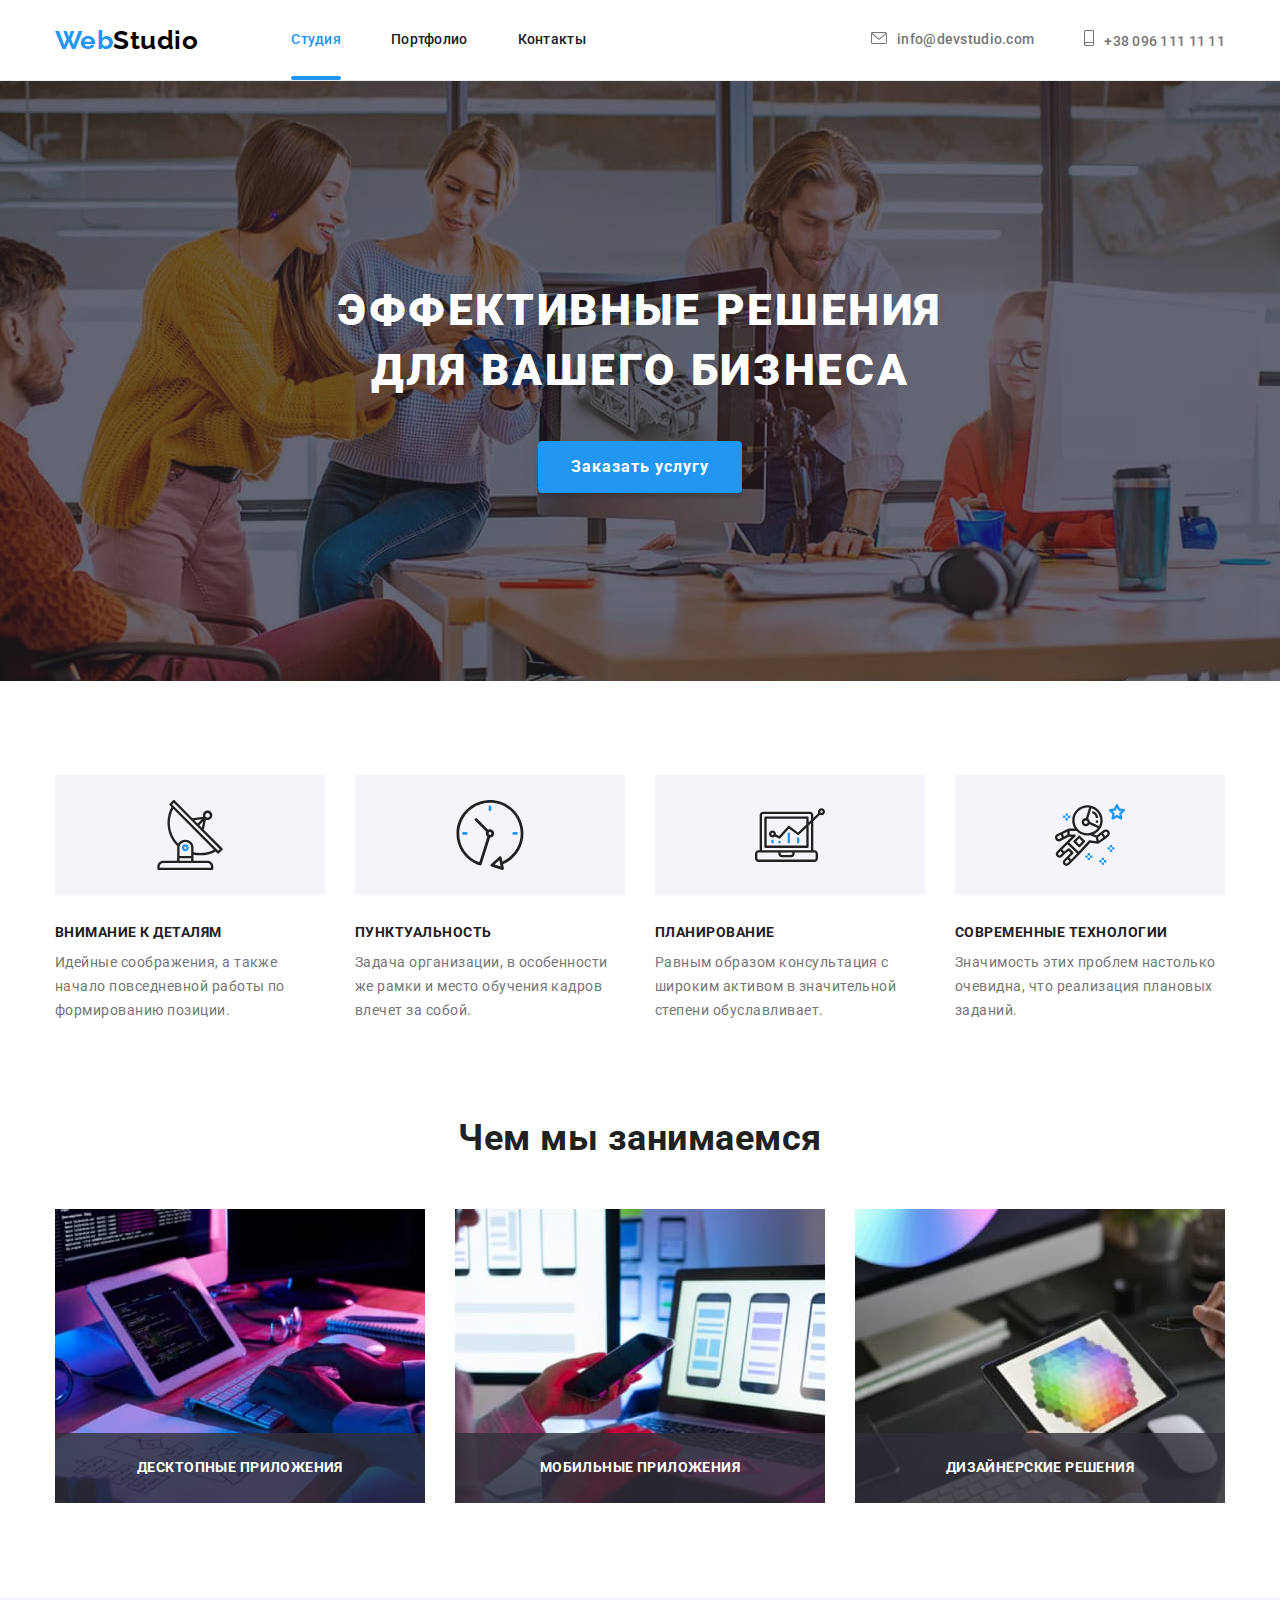
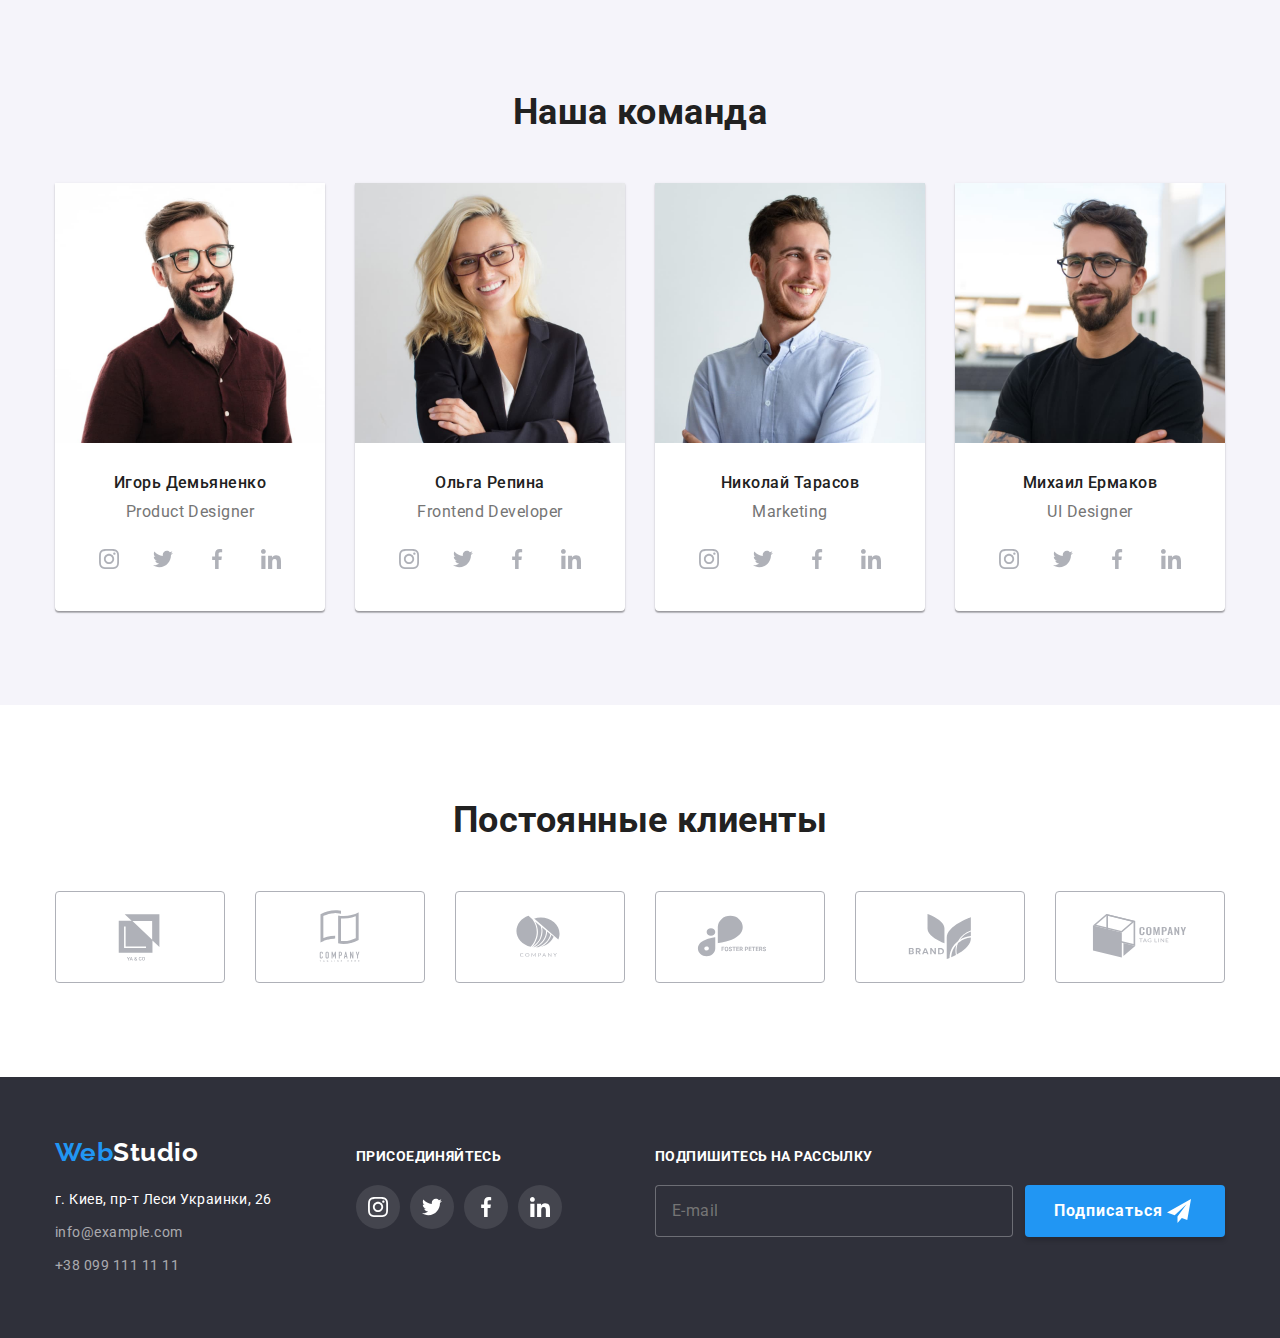
<file: index.html>
<!DOCTYPE html>
<html lang="ru">
<head>
    <meta charset="UTF-8">
    <meta http-equiv="X-UA-Compatible" content="IE=edge">
    <meta name="viewport" content="width=device-width, initial-scale=1.0">
    <title>Document</title>
    <link rel="preconnect" href="https://fonts.googleapis.com">
    <link rel="preconnect" href="https://fonts.gstatic.com" crossorigin>
    <link href="https://fonts.googleapis.com/css2?family=Raleway:wght@700&family=Roboto:wght@400;500;700;900&display=swap"
        rel="stylesheet">
    <link rel="stylesheet" href="https://cdnjs.cloudflare.com/ajax/libs/modern-normalize/1.1.0/modern-normalize.min.css
        ">
    <link rel="stylesheet" href="https://cdnjs.cloudflare.com/ajax/libs/animate.css/4.1.1/animate.min.css" />
    <link rel="stylesheet" href="./css/main.min.css">
    
</head>
<body>
    <!---Шапка сайта-->
    <header class="page-header">
        <div class="container header-nav">
        <nav class="main-nav">
            <a href="./index.html" class="logo page-header__logo"> <span class="logo__accent">Web</span>Studio </a>
            <ul class="main-nav__list">
                <li class="main-nav__item"> <a class="main-nav__link main-nav__link--current" href="">Студия</a> </li>
                <li class="main-nav__item"> <a class="main-nav__link" href="./portfolio.html">Портфолио</a> </li>
                <li class="main-nav__item"> <a class="main-nav__link" href="">Контакты</a> </li>
            </ul>
        </nav>
        <ul class="contact-nav__list">
            <li class="contact-nav__item"> <a class="contact-nav__link" href="mailto:info@devstudio.com">
                <svg class="contact-nav__icon" width="16" height="12">
                    <use href="./images/icons.svg#icon-envelope"></use>
                </svg>info@devstudio.com</a> </li>
            <li class="contact-nav__item"> <a class="contact-nav__link" href="tel:+380961111111">
                <svg class="contact-nav__icon" width="10" height="16">
                    <use href="./images/icons.svg#icon-vector"></use>
                </svg>+38 096 111 11 11</a> </li>
        </ul>
        </div>
    </header> 
    <main>
    <!--Герой-->
    <section class="hero">
        <h1 class="hero-title animate__animated animate__swing"> Эффективные решения для вашего бизнеса </h1>
        <button data-modal-open class="button-primary" type="button" aria-label="Заказать услугу">Заказать услугу</button>
    </section>
    <!--Особенности-->
    <section class="section">
        <div class="container">
            <h2 class="features-title title visually-hidden">Особенности</h2>
            <ul class="features-list">
                <li class="features-list__item">
                    <div class="features-list__wrapper">
                        <svg class="features-list__icon icon" width="70" height="70">
                            <use href="./images/icons.svg#icon-antenna"></use>
                        </svg>
                    </div>
                    <h3 class="features-list__title">Внимание к деталям</h3>
                    <p class="features-list__text"> Идейные соображения, а также начало повседневной работы по формированию позиции.</p>
                </li>
                <li class="features-list__item">
                    <div class="features-list__wrapper">
                        <svg class="features-list__icon icon" width="70" height="70">
                            <use href="./images/icons.svg#icon-clock"></use>
                        </svg>
                    </div>
                    <h3 class="features-list__title">Пунктуальность</h3>
                    <p class="features-list__text">Задача организации, в особенности же рамки и место обучения кадров влечет за собой.</p>
                </li>
                <li class="features-list__item"> 
                    <div class="features-list__wrapper">
                        <svg class="features-list__icon icon" width="70" height="70">
                            <use href="./images/icons.svg#icon-diagram"></use>
                        </svg>
                    </div>
                    <h3 class="features-list__title">Планирование</h3>
                    <p class="features-list__text">Равным образом консультация с широким активом в значительной степени обуславливает.</p>
                </li>
                <li class="features-list__item">
                    <div class="features-list__wrapper">
                        <svg class="features-list__icon icon" width="70" height="70">
                            <use href="./images/icons.svg#icon-astronaut"></use>
                        </svg>
                    </div>
                    <h3 class="features-list__title">Современные технологии</h3>
                    <p class="features-list__text">Значимость этих проблем настолько очевидна, что реализация плановых заданий.</p>
                </li>
            </ul>
        </div>
    </section>
    <!---Чем занимаемся-->
    <section class="section no-padding">
        <div class="container">
            <h2 class="work-title title">Чем мы занимаемся</h2>
            <ul class="work-list">
                <li class="work-list__item"> 
                    <img src="./images/img1.jpg" alt="айпад" width="370" height="294">
                    <p class="work-list__text">Десктопные приложения</p>
                </li>
                <li class="work-list__item"> 
                    <img src="./images/img2.jpg" alt="смартфон" width="370" height="294">
                    <p class="work-list__text">Мобильные приложения</p>
                </li>
                <li class="work-list__item"> 
                    <img src="./images/img3.jpg" alt="планшет" width="370" height="294">
                    <p class="work-list__text">Дизайнерские решения</p>
                </li>
            </ul>
        </div>
    </section>
    <!--Команда-->
    <section class="section-team section">
        <div class="container">
            <h2 class="team-title title">Наша команда</h2>
            <ul class="team-list">
                <li class="team-list__item">
                    <img src="./images/photo1.jpg" alt="фото игоря демьяненко" width="270" height="260">
                    <div class="team-list__content">
                        <h3 class="team-list__title">Игорь Демьяненко</h3>
                        <p class="team-list__text"> <span lang="en">Product Designer</span></p>
                    </div>
                    <div>
                        <ul class="social-links">
                            <li class="social-links__item">
                                <a href="" class="social-links__link">
                                <svg class="social-links__icon icon" width="20" height="20">
                                    <use href="./images/icons.svg#icon-instagram"></use>
                                </svg>
                            </a></li>
                            <li class="social-links__item">
                                <a href="" class="social-links__link">
                                <svg class="social-links__icon icon" width="20" height="20">
                                    <use href="./images/icons.svg#icon-twitter"></use>
                                </svg>
                            </a></li>
                            <li class="social-links__item">
                                <a href="" class="social-links__link">
                                <svg class="social-links__icon icon" width="20" height="20">
                                <use href="./images/icons.svg#icon-facebook"></use>
                                </svg>
                            </a></li>
                            <li class="social-links__item">
                                <a href="" class="social-links__link">
                                <svg class="social-links__icon icon" width="20" height="20">
                                    <use href="./images/icons.svg#icon-linkedin"></use>
                                </svg>
                            </a></li>
                        
                        </ul>
                    </div>
                    
                </li>
                <li class="team-list__item">
                    <img src="./images/photo2.jpg" alt="фото ольги репиной" width="270" height="260">
                    <div class="team-list__content">
                        <h3 class="team-list__title">Ольга Репина</h3>
                        <p class="team-list__text"> <span lang="en">Frontend Developer</span></p>
                    </div>
                    <div>
                        <ul class="social-links">
                            <li class="social-links__item">
                                    <a href="" class="social-links__link">
                                    <svg class="social-links__icon icon" width="20" height="20">
                                        <use href="./images/icons.svg#icon-instagram"></use>
                                    </svg>
                                    </a></li>
                            <li class="social-links__item">
                                    <a href="" class="social-links__link">
                                    <svg class="social-links__icon icon" width="20" height="20">
                                        <use href="./images/icons.svg#icon-twitter"></use>
                                    </svg>
                                    </a></li>
                            <li class="social-links__item">
                                    <a href="" class="social-links__link">
                                    <svg class="social-links__icon icon" width="20" height="20">
                                        <use href="./images/icons.svg#icon-facebook"></use>
                                    </svg>
                                    </a></li>
                            <li class="social-links__item">
                                    <a href="" class="social-links__link">
                                    <svg class="social-links__icon icon" width="20" height="20">
                                        <use href="./images/icons.svg#icon-linkedin"></use>
                                    </svg>
                                </a></li>
                    
                        </ul>
                    </div>
                </li>
                <li class="team-list__item">
                    <img src="./images/photo3.jpg" alt="фото николая тарасова" width="270" height="260">
                    <div class="team-list__content">
                        <h3 class="team-list__title">Николай Тарасов</h3>
                        <p class="team-list__text"> <span lang="en">Marketing</span></p>
                    </div>
                    <div>
                        <ul class="social-links">
                            <li class="social-links__item">
                                    <a href="" class="social-links__link">
                                    <svg class="social-links__icon icon" width="20" height="20">
                                        <use href="./images/icons.svg#icon-instagram"></use>
                                    </svg>
                                </a></li>
                            <li class="social-links__item">
                                    <a href="" class="social-links__link">
                                    <svg class="social-links__icon icon" width="20" height="20">
                                        <use href="./images/icons.svg#icon-twitter"></use>
                                    </svg>
                                </a></li>
                            <li class="social-links__item">
                                    <a href="" class="social-links__link">
                                    <svg class="social-links__icon icon" width="20" height="20">
                                        <use href="./images/icons.svg#icon-facebook"></use>
                                    </svg>
                                </a></li>
                            <li class="social-links__item">
                                    <a href="" class="social-links__link">
                                    <svg class="social-links__icon icon" width="20" height="20">
                                        <use href="./images/icons.svg#icon-linkedin"></use>
                                    </svg>
                                </a></li>
                    
                        </ul>
                    </div>
                </li>
                <li class="team-list__item">
                    <img src="./images/photo4.jpg" alt="фото михаила ермакова" width="270" height="260">
                    <div class="team-list__content">
                        <h3 class="team-list__title">Михаил Ермаков</h3>
                        <p class="team-list__text"> <span lang="en">UI Designer</span></p>
                    </div>
                    <div>
                        <ul class="social-links">
                            <li class="social-links__item">
                                    <a href="" class="social-links__link">
                                    <svg class="social-links__icon icon" width="20" height="20">
                                        <use href="./images/icons.svg#icon-instagram"></use>
                                    </svg>
                                </a></li>
                            <li class="social-links__item">
                                    <a href="" class="social-links__link">
                                    <svg class="social-links__icon icon" width="20" height="20">
                                        <use href="./images/icons.svg#icon-twitter"></use>
                                    </svg>
                                </a></li>
                            <li class="social-links__item">
                                    <a href="" class="social-links__link">
                                    <svg class="social-links__icon icon" width="20" height="20">
                                        <use href="./images/icons.svg#icon-facebook"></use>
                                    </svg>
                                </a></li>
                            <li class="social-links__item">
                                    <a href="" class="social-links__link">
                                    <svg class="social-links__icon icon" width="20" height="20">
                                        <use href="./images/icons.svg#icon-linkedin"></use>
                                    </svg>
                                </a></li>
                    
                        </ul>
                    </div>
                </li>
            </ul>
        </div>
    </section>
    <section class="section">
        <div class="container">
            <h2 class="clients-title title">Постоянные клиенты</h2>
            <ul class="clients-list">
                <li class="clients-list__item"> 
                    <a href="" class="clients-list__link">
                        <svg class="clients-list__icon icon" width="106" height="60">
                            <use href="./images/icons.svg#icon-client1"></use>
                        </svg>
                    </a>
                </li>
                <li class="clients-list__item">
                    <a href="" class="clients-list__link">
                        <svg class="clients-list__icon icon" width="106" height="60">
                            <use href="./images/icons.svg#icon-client2"></use>
                        </svg>
                    </a> </li>
                <li class="clients-list__item"> 
                    <a href="" class="clients-list__link">
                        <svg class="icon" width="106" height="60">
                            <use href="./images/icons.svg#icon-client3"></use>
                        </svg>
                    </a>
                </li>
                <li class="clients-list__item">
                    <a href="" class="clients-list__link">
                        <svg class="clients-list__icon icon" width="106" height="60">
                            <use href="./images/icons.svg#icon-client4"></use>
                        </svg>
                    </a> </li>
                <li class="clients-list__item"> 
                    <a href="" class="clients-list__link">
                        <svg class="clients-list__icon icon" width="106" height="60">
                            <use href="./images/icons.svg#icon-client5"></use>
                        </svg>
                    </a>
                </li>
                <li class="clients-list__item">
                    <a href="" class="clients-list__link">
                        <svg class="clients-list__icon icon" width="106" height="60">
                            <use href="./images/icons.svg#icon-client6"></use>
                        </svg>
                    </a> </li>
            </ul>
        </div>
    </section>
    </main>
    <!--Футер-->
    <footer class="page-footer">
        <div class="container">
            <div class="footer-inner">
                <div class="address-box">
                    <a href="./index.html" class="logo page-footer__logo"> <span class="logo__accent">Web</span>Studio </a>
                    <address class="address-box">
                    <p class="address-box__text">г. Киев, пр-т Леси Украинки, 26</p>
                    <a class="address-box__link" href="mailto:info@example.com"> info@example.com </a>
                    <a class="address-box__link" href="tel:+380991111111">+38 099 111 11 11</a>
                    </address>
                </div>
                <div class="social-links__box">
                    <h2 class="social-links__title">присоединяйтесь</h2>
                    <ul class="social-links-footer">
                    <li class="social-links-footer__item">
                            <a href="" class="social-links-footer__link">
                            <svg class="social-links-footer__icon icon" width="20" height="20">
                                <use href="./images/icons.svg#icon-instagram"></use>
                            </svg>
                        </a></li>
                    <li class="social-links-footer__item">
                            <a href="" class="social-links-footer__link">
                            <svg class="social-links-footer__icon icon" width="20" height="20">
                                <use href="./images/icons.svg#icon-twitter"></use>
                            </svg>
                        </a></li>
                    <li class="social-links-footer__item">
                            <a href="" class="social-links-footer__link">
                            <svg class="social-links-footer__icon icon" width="20" height="20">
                                <use href="./images/icons.svg#icon-facebook"></use>
                            </svg>
                        </a></li>
                    <li class="social-links-footer__item">
                            <a href="" class="social-links-footer__link">
                            <svg class="social-links-footer__icon icon" width="20" height="20">
                                <use href="./images/icons.svg#icon-linkedin"></use>
                            </svg>
                        </a></li>
                
                </ul>
                </div>
                <div class="form-box">
                    <h2 class="form-box-title">Подпишитесь на рассылку</h2>
                    <form name="signup-form">
                        <div class="form-field">
                        <input class="signup-form__input" type="email" name="mail" id="mail" placeholder="E-mail">
                        <button class="signup-form__btn" type="submit" aria-label="Подписаться на рассылку">Подписаться
                        <svg class="signup-form__icon" width="24" height="24">
                            <use href="./images/icons.svg#icon-icon-send"></use>
                        </svg></button>
                        </div>
                    </form>
                </div>
            </div>
        
        </div>
    </footer>
    <div data-modal class="backdrop is-hidden">
        <div class="modal">
            <button data-modal-close class="modal-btn" type="button" aria-label="Закрыть модальное окно">
                <svg class="modal__icon" width="18" height="18">
                    <use href="./images/icons.svg#icon-close-modal"></use>
                </svg>
            </button>
            <p class="modal__title">Оставьте свои данные, мы вам перезвоним</p>
            <form class="modal-form">
            
                <div class="modal-form__field">
                    <label class="modal-form__label" for="name">Имя</label>
                        <div class="input-wrapper">
                            <input class="modal-form__input" type="text" name="user-name" id="name">
                            <svg class="modal-form__icon" width="18" height="18">
                            <use href="./images/icons.svg#icon-person-black"></use>
                            </svg>
                        </div>
                </div>
                <div class="modal-form__field">
                    <label class="modal-form__label" for="tel">Телефон</label>
                        <div class="input-wrapper">
                            <input class="modal-form__input" type="tel" name="user-tel" id="tel">
                            <svg class="modal-form__icon" width="18" height="18">
                            <use href="./images/icons.svg#icon-phone-black"></use>
                            </svg>
                        </div>
                </div>
                <div class="modal-form-field">
                    <label class="modal-form__label" for="email">Почта</label>
                        <div class="input-wrapper">
                            <input class="modal-form__input" type="email" name="user-mail" id="email">
                            <svg class="modal-form__icon" width="18" height="18">
                            <use href="./images/icons.svg#icon-email-black"></use>
                            </svg>
                        </div>
                </div>
                <div class="modal-form__comments">
                    <label class="modal-form__label">Комментарий</label>
                        <textarea class="modal-form__text" name="comment" placeholder="Введите текст"></textarea>
                </div>
                <div class="modal-form__checkbox">
                    <label class="checkbox">
                        <input class="checkbox__input" type="checkbox" name="checkbox">
                        <svg class="checkbox__icon" width="16" height="15">
                        <use href="./images/icons.svg#icon-check"></use>
                        </svg>
                        <span>Соглашаюсь с рассылкой и принимаю
                        <a href="" class="checkbox__link">Условия договора</a></span>
                    </label>
            </div>
            <button class="modal-form__btn" type="submit" aria-label="Отправить форму">Отправить</button>
            </form>
        </div>
    </div>
    <script src="./js/modal.js"></script>
</body>
</html>
</file>
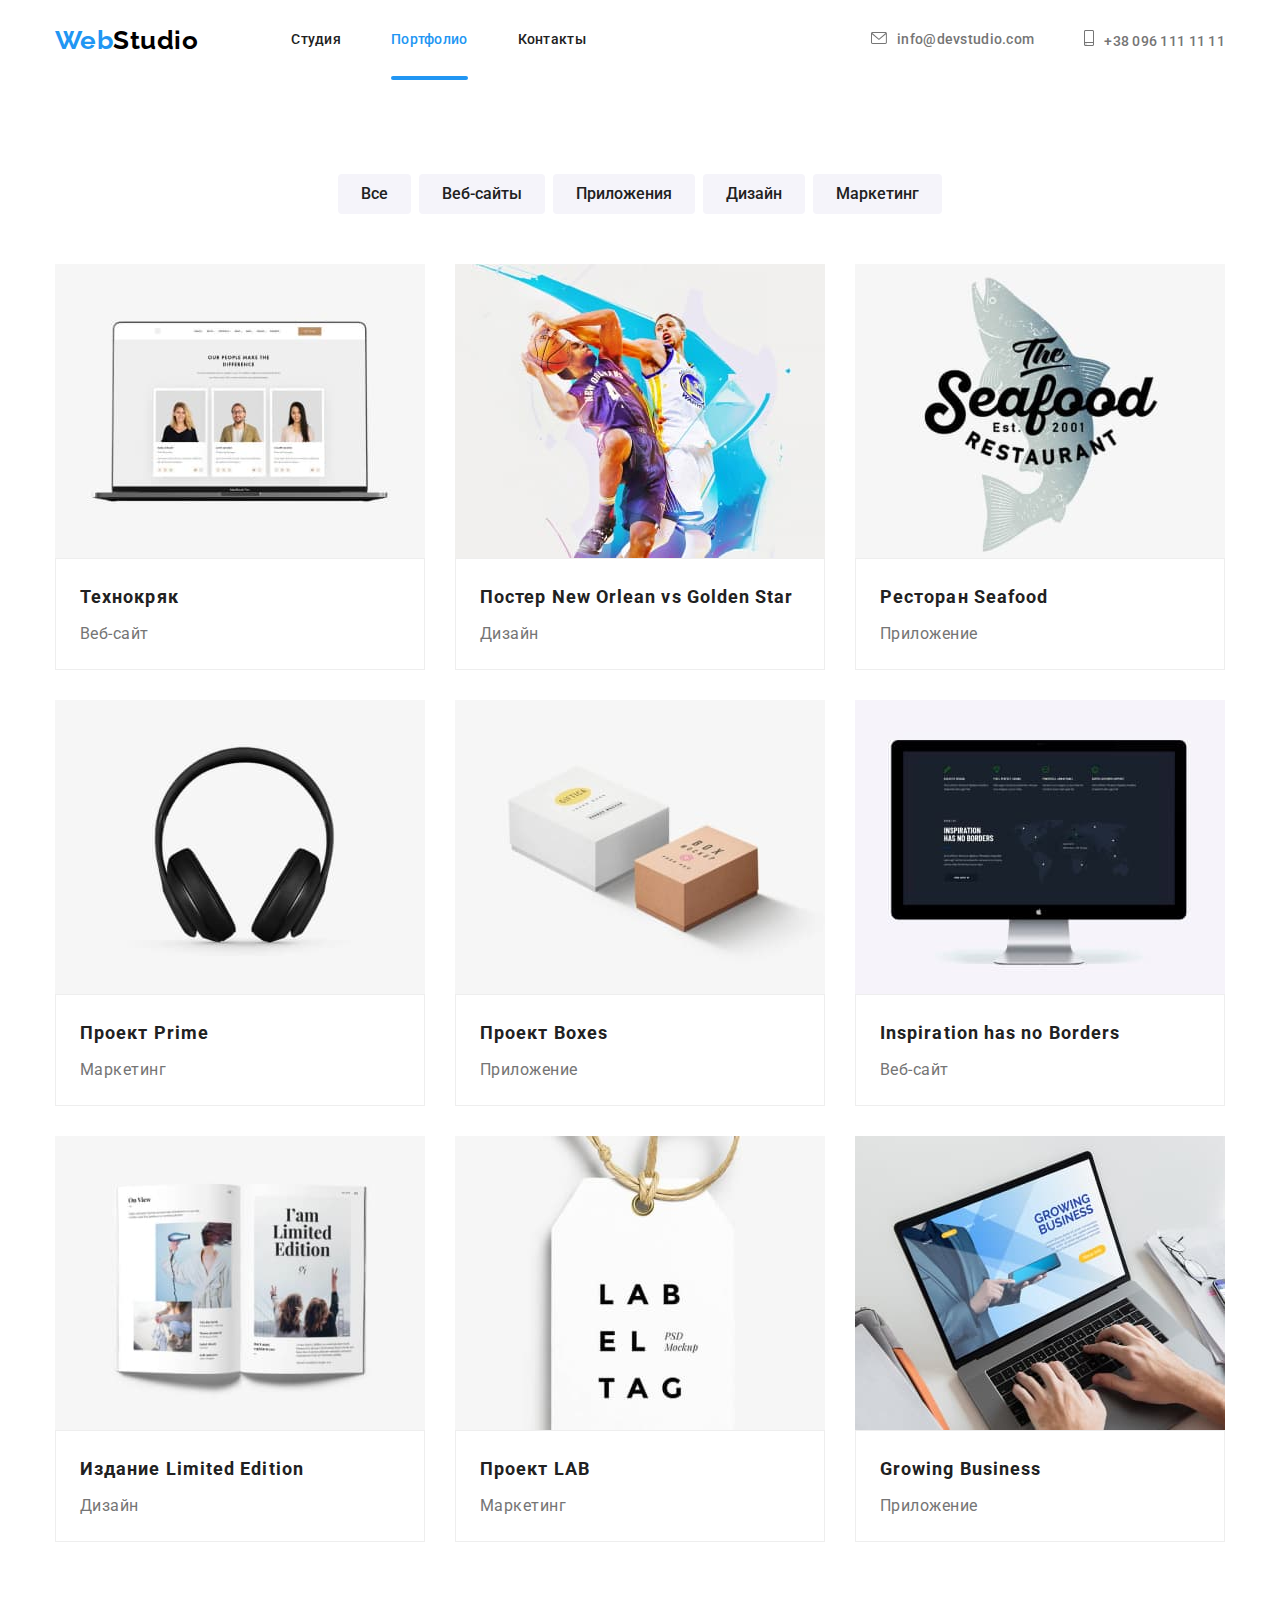
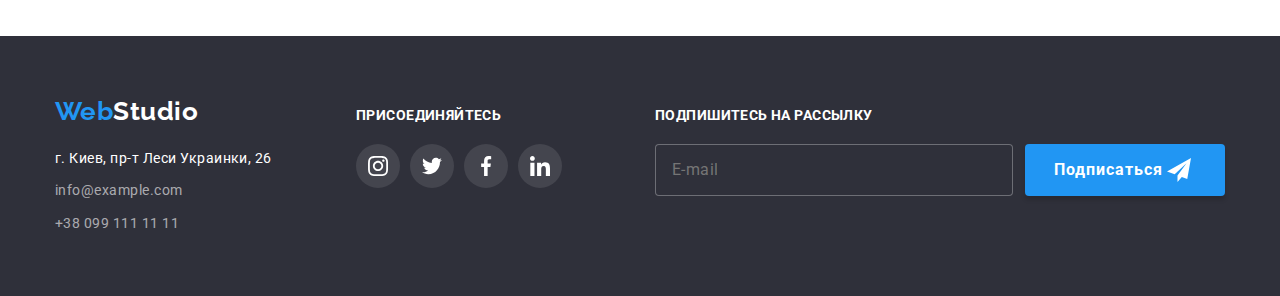
<file: portfolio.html>
<!DOCTYPE html>
<html lang="en">
<head>
    <meta charset="UTF-8">
    <meta http-equiv="X-UA-Compatible" content="IE=edge">
    <meta name="viewport" content="width=device-width, initial-scale=1.0">
    <title>Document</title>
    <link rel="preconnect" href="https://fonts.googleapis.com">
    <link rel="preconnect" href="https://fonts.gstatic.com" crossorigin>
    <link href="https://fonts.googleapis.com/css2?family=Raleway:wght@700&family=Roboto:wght@400;500;700;900&display=swap"
        rel="stylesheet">
    <link rel="stylesheet" href="https://cdnjs.cloudflare.com/ajax/libs/modern-normalize/1.1.0/modern-normalize.min.css
        ">
    <link rel="stylesheet" href="./css/portfolio.min.css">
    
</head>
<body>
    
    <!--Портфолио  -->
    <header class="header">
        <div class="container header-nav">
            <nav class="main-nav">
                <a href="./index.html" class="logo page-header__logo"> <span class="logo__accent">Web</span>Studio </a>
                <ul class="main-nav__list">
                    <li class="main-nav__item"> <a class="main-nav__link" href="./index.html">Студия</a> </li>
                    <li class="main-nav__item"> <a class="main-nav__link main-nav__link--current" href="">Портфолио</a> </li>
                    <li class="main-nav__item"> <a class="main-nav__link" href="">Контакты</a> </li>
                </ul>
            </nav>
            <ul class="contact-nav__list">
                <li class="contact-nav__item"> <a class="contact-nav__link" href="mailto:info@devstudio.com">
                        <svg class="contact-nav__icon icon" width="16" height="12">
                            <use href="./images/icons.svg#icon-envelope"></use>
                        </svg>info@devstudio.com</a> </li>
                <li class="contact-nav__item"> <a class="contact-nav__link" href="tel:+380961111111">
                        <svg class="contact-nav__icon" width="10" height="16">
                            <use href="./images/icons.svg#icon-vector"></use>
                        </svg>+38 096 111 11 11</a> </li>
            </ul>
        </div>
    </header>
    <main>

        
        <!-- Примеры работ -->
    <section class="section">
        <div class="container">
            <h1 class="section-title visually-hidden">Портфолио</h1>
            <ul class="projects-lists">
                <li class="projects-lists__item"><button class="projects-lists__button projects-lists__button--current" type="button" aria-label="Все">Все</button></li>
                <li class="projects-lists__item"><button class="projects-lists__button" type="button" aria-label="Веб-сайты">Веб-сайты</button></li>
                <li class="projects-lists__item"><button class="projects-lists__button" type="button" aria-label="Приложения">Приложения</button></li>
                <li class="projects-lists__item"><button class="projects-lists__button" type="button" aria-label="Дизайн">Дизайн</button></li>
                <li class="projects-lists__item"><button class="projects-lists__button" type="button" aria-label="Маркетинг">Маркетинг</button></li>
            </ul>
            <ul class="projects-cards">
                <li class="projects-cards__item">
                    <a href="" class="projects-cards__link">
                    <div class="projects-cards__thumb">
                        <img src="./images/prtf1.jpg" alt="ноутбук" width="370">
                        <p class="projects-cards__overlay">Технокряк это современная площадка распространения коронавируса. Компании используют эту платформу
                                для цифрового шпионажа и атак на защищённые сервера конкурентов.</p>
                    </div>
                    <div class="projects-cards__content">
                        <h2 class="projects-cards__title">Технокряк</h2>
                        <p class="projects-cards__text">Веб-сайт</p>
                    </div>
                    </a>
                </li>
                <li class="projects-cards__item">
                    <a href="" class="projects-cards__link">
                    <div class="projects-cards__thumb">    
                        <img src="./images/prtf2.jpg" alt="двое баскетболистов" width="370">
                        <p class="projects-cards__overlay">Технокряк это современная площадка распространения коронавируса. Компании используют эту платформу
                        для цифрового
                        шпионажа и атак на защищённые сервера конкурентов.</p>
                    </div>
                    <div class="projects-cards__content">
                        <h2 class="projects-cards__title">Постер <span lang="en">New Orlean vs Golden Star</span></h2>
                        <p class="projects-cards__text">Дизайн</p>
                    </div>
                    </a>
                </li>
                <li class="projects-cards__item">
                    <a href="" class="projects-cards__link">
                    <div class="projects-cards__thumb">
                        <img src="./images/prtf3.jpg" alt="рыба" width="370">
                        <p class="projects-cards__overlay">Технокряк это современная площадка распространения коронавируса. Компании используют эту платформу
                        для цифрового
                        шпионажа и атак на защищённые сервера конкурентов.</p>
                    </div>
                    <div class="projects-cards__content">
                        <h2 class="projects-cards__title">Ресторан <span lang="en">Seafood</span> </h2>
                        <p class="projects-cards__text">Приложение</p>
                    </div>
                    </a>
                </li>
                <li class="projects-cards__item">
                    <a href="" class="projects-cards__link">
                    <div class="projects-cards__thumb">
                        <img src="./images/prtf4.jpg" alt="наушники" width="370">
                        <p class="projects-cards__overlay">Технокряк это современная площадка распространения коронавируса. Компании используют эту платформу
                        для цифрового
                        шпионажа и атак на защищённые сервера конкурентов.</p>
                    </div>
                    <div class="projects-cards__content">
                        <h2 class="projects-cards__title">Проект <span lang="en">Prime</span></h2>
                        <p class="projects-cards__text">Маркетинг</p>
                    </div>
                    </a>
                </li>
                <li class="projects-cards__item">
                    <a href="" class="projects-cards__link">
                    <div class="projects-cards__thumb">
                        <img src="./images/prtf5.jpg" alt="коробочки" width="370">
                        <p class="projects-cards__overlay">Технокряк это современная площадка распространения коронавируса. Компании используют эту платформу
                            для цифрового
                            шпионажа и атак на защищённые сервера конкурентов.</p>
                    </div>
                    <div class="projects-cards__content">
                        <h2 class="projects-cards__title">Проект <span lang="en">Boxes</span></h2>
                        <p class="projects-cards__text">Приложение</p>
                    </div>
                    </a>
                </li>
                <li class="projects-cards__item">
                    <a href="" class="projects-cards__link">
                    <div class="projects-cards__thumb">
                        <img src="./images/prtf6.jpg" alt="монитор" width="370">
                        <p class="projects-cards__overlay">Технокряк это современная площадка распространения коронавируса. Компании используют эту платформу
                        для цифрового
                        шпионажа и атак на защищённые сервера конкурентов.</p>
                    </div>
                    <div class="projects-cards__content">
                        <h2 class="projects-cards__title"> <span lang="en">Inspiration has no Borders</span></h2>
                        <p class="projects-cards__text">Веб-сайт</p>
                    </div>
                    </a>
                </li>
                <li class="projects-cards__item">
                    <a href="" class="projects-cards__link">
                    <div class="projects-cards__thumb">
                        <img src="./images/prtf7.jpg" alt="книга" width="370">
                        <p class="projects-cards__overlay">Технокряк это современная площадка распространения коронавируса. Компании используют эту платформу
                        для цифрового
                        шпионажа и атак на защищённые сервера конкурентов.</p>
                    </div>
                    <div class="projects-cards__content">
                        <h2 class="projects-cards__title">Издание <span lang="en">Limited Edition</span></h2>
                        <p class="projects-cards__text">Дизайн</p>
                    </div>
                    </a>
                </li>
                <li class="projects-cards__item">
                    <a href="" class="projects-cards__link">
                    <div class="projects-cards__thumb">
                        <img src="./images/prtf8.jpg" alt="лейб" width="370">
                        <p class="projects-cards__overlay">Технокряк это современная площадка распространения коронавируса. Компании используют эту платформу
                        для цифрового
                        шпионажа и атак на защищённые сервера конкурентов.</p>
                    </div>
                    <div class="projects-cards__content">
                        <h2 class="projects-cards__title">Проект <span lang="en">LAB</span></h2>
                        <p class="projects-cards__text">Маркетинг</p>
                    </div>
                    </a>
                </li>
                <li class="projects-cards__item">
                    <a href="" class="projects-cards__link">
                    <div class="projects-cards__thumb">
                        <img src="./images/prtf9.jpg" alt="руки на клавиатуре ноута" width="370">
                        <p class="projects-cards__overlay">Технокряк это современная площадка распространения коронавируса. Компании используют эту платформу
                        для цифрового
                        шпионажа и атак на защищённые сервера конкурентов.</p>
                    </div>
                    <div class="projects-cards__content">
                        <h2 class="projects-cards__title"> <span lang="en">Growing Business</span></h2>
                        <p class="projects-cards__text">Приложение</p>
                    </div>
                    </a>
                </li>
            </ul>
        </div>
            
        </section>
    </main>
    <footer class="page-footer">
        <div class="container">
            <div class="footer-inner">
                <div class="address-box">
                    <a href="./index.html" class="logo page-footer__logo"> <span class="logo__accent">Web</span>Studio </a>
                    <address class="address-box">
                        <p class="address-box__text">г. Киев, пр-т Леси Украинки, 26</p>
                        <a class="address-box__link" href="mailto:info@example.com"> info@example.com </a>
                        <a class="address-box__link" href="tel:+380991111111">+38 099 111 11 11</a>
                    </address>
                </div>
                <div class="social-links__box">
                    <h2 class="social-links__title">присоединяйтесь</h2>
                    <ul class="social-links-footer">
                        <li class="social-links-footer__item">
                                <a href="" class="social-links-footer__link">
                                <svg class="social-links-footer__icon icon" width="20" height="20">
                                    <use href="./images/icons.svg#icon-instagram"></use>
                                </svg>
                            </a></li>
                        <li class="social-links-footer__item">
                                <a href="" class="social-links-footer__link">
                                <svg class="social-links-footer__icon icon" width="20" height="20">
                                    <use href="./images/icons.svg#icon-twitter"></use>
                                </svg>
                            </a></li>
                        <li class="social-links-footer__item">
                                <a href="" class="social-links-footer__link">
                                <svg class="social-links-footer__icon icon" width="20" height="20">
                                    <use href="./images/icons.svg#icon-facebook"></use>
                                </svg>
                            </a></li>
                        <li class="social-links-footer__item">
                                <a href="" class="social-links-footer__link">
                                <svg class="social-links-footer__icon icon" width="20" height="20">
                                    <use href="./images/icons.svg#icon-linkedin"></use>
                                </svg>
                            </a></li>
    
                    </ul>
                </div>
                <div class="form-box">
                    <h2 class="form-box-title">Подпишитесь на рассылку</h2>
                    <form name="signup-form">
                        <div class="form-field">
                            <input class="signup-form__input" type="email" name="mail" id="mail" placeholder="E-mail">
                            <button class="signup-form__btn" type="submit" aria-label="Подписаться на рассылку">Подписаться
                                <svg class="signup-form__icon" width="24" height="24">
                                    <use href="./images/icons.svg#icon-icon-send"></use>
                                </svg></button>
                        </div>
                    </form>
                </div>
            </div>
    
        </div>
    </footer>
</body>
</html>
</file>
<file: css/main.min.css>
.main-nav__list,.contact-nav__list,.features-list,.work-list,.team-list,.social-links,.clients-list,.social-links-footer{padding:0;margin:0;list-style:none}.main-nav__link,.contact-nav__link,.social-links__link,.clients-list__link,.address-box__link,.social-links-footer__link,.checkbox__link{text-decoration:none}.contact-nav__icon,.signup-form__icon,.modal__icon,.modal-form__icon{fill:currentColor}.features-list__title{margin-top:0;color:#212121;font-weight:700}.button-primary,.signup-form__btn,.modal-form__btn{min-width:200px;text-align:center;-webkit-box-shadow:0px 4px 4px rgba(0,0,0,0.15);box-shadow:0px 4px 4px rgba(0,0,0,0.15);border-radius:4px;border:1px solid transparent;background-color:#2196f3;color:#fff;font-family:"Roboto",sans-serif;font-weight:700;font-size:16px;line-height:1.87;letter-spacing:0.06em;cursor:pointer}.visually-hidden{position:absolute;width:1px;height:1px;margin:-1px;padding:0;overflow:hidden;border:0;white-space:nowrap;-webkit-clip-path:inset(100%);clip-path:inset(100%);clip:rect(0 0 0 0)}body{background-color:#fff;color:#212121;font-family:"Roboto",sans-serif;letter-spacing:0.03em}.icon{fill:currentColor}h1,h2,h3,h4,h5,h6,p,ul{margin:0}img{display:block;max-width:100%;height:auto}textarea{resize:none;outline:none}input,button{outline:none}.container{margin:0 auto;width:1200px;padding-left:15px;padding-right:15px}.page-header{border-bottom:1px solid #ececec}.logo{font-family:"Raleway",sans-serif;font-size:26px;font-weight:700;line-height:1.19;text-decoration:none}.page-header__logo{color:#000000}.logo__accent{color:#2196f3}.page-footer__logo{display:block;margin-bottom:20px;color:#fff}.main-nav{display:-webkit-box;display:-ms-flexbox;display:flex;-webkit-box-align:center;-ms-flex-align:center;align-items:center}.header-nav{display:-webkit-box;display:-ms-flexbox;display:flex;-webkit-box-align:center;-ms-flex-align:center;align-items:center}.main-nav__list{display:-webkit-box;display:-ms-flexbox;display:flex;margin-left:93px}.main-nav__item+.main-nav__item{margin-left:50px}.main-nav__link{position:relative;display:block;padding-top:32px;padding-bottom:32px;color:#212121;font-weight:500;font-size:14px;line-height:1.14;letter-spacing:0.02em;-webkit-transition:color 250ms cubic-bezier(0.4, 0, 0.2, 1);transition:color 250ms cubic-bezier(0.4, 0, 0.2, 1)}.main-nav__link:hover,.main-nav__link:focus{color:#2196f3}.main-nav__link--current{color:#2196f3}.main-nav__link--current::after{content:"";position:absolute;bottom:0;left:0;width:100%;height:4px;border-bottom:4px solid #2196f3;border-radius:2px}.contact-nav__list{display:-webkit-box;display:-ms-flexbox;display:flex;margin-left:auto}.contact-nav__item+.contact-nav__item{margin-left:50px}.contact-nav__link{color:#757575;font-weight:500;font-size:14px;line-height:1.14;letter-spacing:0.02em;-webkit-transition:color 250ms cubic-bezier(0.4, 0, 0.2, 1);transition:color 250ms cubic-bezier(0.4, 0, 0.2, 1)}.contact-nav__link:hover,.contact-nav__link:focus{color:#2196f3}.contact-nav__icon{margin-right:10px}.hero{padding-top:200px;padding-bottom:200px;max-width:1600px;height:600px;margin-left:auto;margin-right:auto;background-image:-webkit-gradient(linear, left top, right top, from(rgba(47,48,58,0.4)), to(rgba(47,48,58,0.4))),url("../images/hero.jpg");background-image:linear-gradient(to right, rgba(47,48,58,0.4), rgba(47,48,58,0.4)),url("../images/hero.jpg");text-align:center;color:#fff;background-color:#2f303a;background-repeat:no-repeat;background-position:center;background-size:cover}.hero-title{max-width:696px;margin-top:0;margin-bottom:40px;margin-right:auto;margin-left:auto;font-weight:900;font-size:44px;line-height:1.36;letter-spacing:0.06em;text-transform:uppercase}.button-primary{padding:10px 32px;-webkit-transition:background-color 250ms cubic-bezier(0.4, 0, 0.2, 1);transition:background-color 250ms cubic-bezier(0.4, 0, 0.2, 1)}.button-primary:hover,.button-primary:focus{background-color:#188ce8}.title{margin-top:0;margin-bottom:50px;color:#212121;font-weight:700;font-size:36px;line-height:1.17;text-align:center}.section{padding-top:94px;padding-bottom:94px}.section.no-padding{padding-top:0}.section-team{background-color:#f5f4fa}.features-list{display:-webkit-box;display:-ms-flexbox;display:flex;-webkit-box-pack:justify;-ms-flex-pack:justify;justify-content:space-between}.features-list__item{width:270px;margin-right:30px}.features-list__item:last-child{margin-right:0}.features-list__wrapper{display:-webkit-box;display:-ms-flexbox;display:flex;-webkit-box-pack:center;-ms-flex-pack:center;justify-content:center;-webkit-box-align:center;-ms-flex-align:center;align-items:center;width:270px;height:120px;margin-bottom:30px;background-repeat:no-repeat;background-position:center;background-color:#f5f4fa;background-size:contain}.features-list__title{margin-bottom:10px;font-size:14px;line-height:1.14;text-transform:uppercase}.features-list__text{margin-top:0;color:#757575;font-size:14px;line-height:1.71}.work-list{display:-webkit-box;display:-ms-flexbox;display:flex;margin-left:-30px}.work-list__item{position:relative;margin-left:30px;-ms-flex-preferred-size:calc(100% / 3 - 30px);flex-basis:calc(100% / 3 - 30px)}.work-list__text{position:absolute;bottom:0;left:0;width:100%;padding:27px 82px;font-weight:700;font-size:14px;line-height:1.14;text-align:center;letter-spacing:0.03em;text-transform:uppercase;color:#fff;background-color:rgba(47,48,58,0.8)}.team-list{display:-webkit-box;display:-ms-flexbox;display:flex;margin-left:-30px}.team-list__item{background-color:#fff;-ms-flex-preferred-size:calc(100% / 4 - 30px);flex-basis:calc(100% / 4 - 30px);margin-left:30px;-webkit-box-shadow:0px 1px 3px rgba(0,0,0,0.12),0px 1px 1px rgba(0,0,0,0.14),0px 2px 1px rgba(0,0,0,0.2);box-shadow:0px 1px 3px rgba(0,0,0,0.12),0px 1px 1px rgba(0,0,0,0.14),0px 2px 1px rgba(0,0,0,0.2);border-radius:0px 0px 4px 4px}.team-list__title{margin-bottom:10px;color:#212121;font-weight:500;font-size:16px;line-height:1.19;text-align:center}.team-list__text{margin-bottom:16px;color:#757575;font-size:16px;line-height:1.19;text-align:center}.team-list__content{padding-top:30px}.social-links{display:-webkit-box;display:-ms-flexbox;display:flex;-webkit-box-align:center;-ms-flex-align:center;align-items:center;-ms-flex-pack:distribute;justify-content:space-around;margin-bottom:30px;margin-right:32px;margin-left:32px;width:206px;height:44px}.social-links__item:not(:last-child){margin-right:10px}.social-links__link{display:-webkit-box;display:-ms-flexbox;display:flex;-webkit-box-pack:center;-ms-flex-pack:center;justify-content:center;-webkit-box-align:center;-ms-flex-align:center;align-items:center;width:44px;height:44px;background-color:#fff;border-radius:50%;color:#afb1b8;-webkit-transition:background-color 250ms cubic-bezier(0.4, 0, 0.2, 1),color 250ms cubic-bezier(0.4, 0, 0.2, 1);transition:background-color 250ms cubic-bezier(0.4, 0, 0.2, 1),color 250ms cubic-bezier(0.4, 0, 0.2, 1)}.social-links__link:hover,.social-links__link:focus{background-color:#2196f3;color:#fff}.clients-list{display:-webkit-box;display:-ms-flexbox;display:flex;-webkit-box-pack:justify;-ms-flex-pack:justify;justify-content:space-between}.clients-list__link{display:-webkit-box;display:-ms-flexbox;display:flex;-webkit-box-pack:center;-ms-flex-pack:center;justify-content:center;-webkit-box-align:center;-ms-flex-align:center;align-items:center;width:170px;height:92px;border:1px solid #afb1b8;border-radius:4px;color:#afb1b8;-webkit-transition:color 250ms cubic-bezier(0.4, 0, 0.2, 1),border 250ms cubic-bezier(0.4, 0, 0.2, 1);transition:color 250ms cubic-bezier(0.4, 0, 0.2, 1),border 250ms cubic-bezier(0.4, 0, 0.2, 1)}.clients-list__link:hover,.clients-list__link:focus{color:#2196f3;border:1px solid #2196f3}.page-footer{padding-top:60px;padding-bottom:60px;background-color:#2f303a;color:#fff}.footer-inner{display:-webkit-box;display:-ms-flexbox;display:flex;-webkit-box-pack:start;-ms-flex-pack:start;justify-content:flex-start;-webkit-box-align:start;-ms-flex-align:start;align-items:flex-start}.address-box{width:231px}.address-box__text{margin-bottom:9px;color:#fff;font-style:normal;font-size:14px;line-height:1.71}.address-box__link{display:block;margin-bottom:9px;color:rgba(255,255,255,0.6);font-style:normal;font-size:14px;line-height:1.71;-webkit-transition:color 250ms cubic-bezier(0.4, 0, 0.2, 1);transition:color 250ms cubic-bezier(0.4, 0, 0.2, 1)}.address-box__link:last-child{margin-bottom:0;-webkit-transition:color 250ms cubic-bezier(0.4, 0, 0.2, 1);transition:color 250ms cubic-bezier(0.4, 0, 0.2, 1)}.address-box__link:hover,.address-box__link:focus{color:#2196f3}.social-links__box{width:206px;margin-top:12px;margin-left:70px}.social-links__title{margin-bottom:20px;font-weight:700;font-size:14px;line-height:1.14;letter-spacing:0.03em;text-transform:uppercase;color:#fff}.social-links-footer{display:-webkit-box;display:-ms-flexbox;display:flex;-webkit-box-align:center;-ms-flex-align:center;align-items:center;-webkit-box-pack:justify;-ms-flex-pack:justify;justify-content:space-between;width:206px;height:44px}.social-links-footer__link{display:-webkit-box;display:-ms-flexbox;display:flex;-webkit-box-pack:center;-ms-flex-pack:center;justify-content:center;-webkit-box-align:center;-ms-flex-align:center;align-items:center;width:44px;height:44px;background-color:rgba(255,255,255,0.1);border-radius:50%;color:#fff;-webkit-transition:background-color 250ms cubic-bezier(0.4, 0, 0.2, 1);transition:background-color 250ms cubic-bezier(0.4, 0, 0.2, 1)}.social-links-footer__link:hover,.social-links-footer__link:focus{background-color:#2196f3}.form-box{width:570px;margin-top:12px;margin-left:93px}.form-box-title{margin-bottom:20px;font-weight:700;font-size:14px;line-height:1.14;letter-spacing:0.03em;text-transform:uppercase;color:#fff}.form-field{display:-webkit-box;display:-ms-flexbox;display:flex}.signup-form__input{margin-right:12px;padding:15px 295px 15px 16px;width:358px;border:1px solid rgba(255,255,255,0.3);font:inherit;border-radius:4px;font-size:16px;line-height:1.25;letter-spacing:0.03em;color:rgba(255,255,255,0.6);background-color:#2f303a}.signup-form__btn{display:-webkit-box;display:-ms-flexbox;display:flex;-webkit-box-pack:center;-ms-flex-pack:center;justify-content:center;-webkit-box-align:center;-ms-flex-align:center;align-items:center;padding:10px 28px}.signup-form__icon{margin:auto}.backdrop{position:fixed;top:0;left:0;width:100vw;height:100vh;background-color:rgba(0,0,0,0.2);opacity:1;-webkit-transition:opacity 250ms cubic-bezier(0.4, 0, 0.2, 1),visibility 250ms cubic-bezier(0.4, 0, 0.2, 1);transition:opacity 250ms cubic-bezier(0.4, 0, 0.2, 1),visibility 250ms cubic-bezier(0.4, 0, 0.2, 1)}.is-hidden{opacity:0;pointer-events:none;visibility:hidden}.modal{position:absolute;top:50%;left:50%;-webkit-transform:translate(-50%, -50%) scale(1);transform:translate(-50%, -50%) scale(1);padding:40px;width:528px;height:581px;background-color:#ffffff;-webkit-box-shadow:0px 1px 3px rgba(0,0,0,0.12),0px 1px 1px rgba(0,0,0,0.14),0px 2px 1px rgba(0,0,0,0.2);box-shadow:0px 1px 3px rgba(0,0,0,0.12),0px 1px 1px rgba(0,0,0,0.14),0px 2px 1px rgba(0,0,0,0.2);border-radius:4px;-webkit-transition:-webkit-transform 250ms cubic-bezier(0.4, 0, 0.2, 1);transition:-webkit-transform 250ms cubic-bezier(0.4, 0, 0.2, 1);transition:transform 250ms cubic-bezier(0.4, 0, 0.2, 1);transition:transform 250ms cubic-bezier(0.4, 0, 0.2, 1), -webkit-transform 250ms cubic-bezier(0.4, 0, 0.2, 1)}.is-hidden .modal{-webkit-transform:translate(-50%, -50%) scale(0.5);transform:translate(-50%, -50%) scale(0.5)}.modal-btn{display:-webkit-box;display:-ms-flexbox;display:flex;-webkit-box-pack:center;-ms-flex-pack:center;justify-content:center;-webkit-box-align:center;-ms-flex-align:center;align-items:center;cursor:pointer;position:absolute;top:8px;right:8px;width:30px;height:30px;padding:0;border-radius:50%;border:1px solid rgba(0,0,0,0.1);color:#000000;background-color:transparent;-webkit-transition:color 250ms cubic-bezier(0.4, 0, 0.2, 1);transition:color 250ms cubic-bezier(0.4, 0, 0.2, 1)}.modal-btn:hover{color:#2196f3}.modal__icon{margin:auto}.modal__title{margin-top:0;margin-bottom:12px;font-weight:700;font-size:20px;line-height:1.15;text-align:center;letter-spacing:0.03em;color:#212121}.modal-form__field{-webkit-box-orient:vertical;-webkit-box-direction:normal;-ms-flex-direction:column;flex-direction:column;display:-webkit-box;display:-ms-flexbox;display:flex;width:448px;margin-bottom:10px;margin-left:auto;margin-right:auto}.input-wrapper{position:relative}.modal-form__icon{display:inline-block;position:absolute;top:50%;left:12px;-webkit-transform:translateY(-50%);transform:translateY(-50%);color:#000000;-webkit-transition:fill 250ms cubic-bezier(0.4, 0, 0.2, 1);transition:fill 250ms cubic-bezier(0.4, 0, 0.2, 1)}.modal-form__input:hover+.modal-form__icon,.modal-form__input:hover+.modal-form__icon{fill:#2196f3}.modal-form__label{display:block;margin-bottom:4px;font-size:12px;line-height:1.17;letter-spacing:0.01em;color:#757575}.modal-form__input{margin:0;padding-left:42px;border:1px solid rgba(33,33,33,0.2);border-radius:4px;width:100%;height:40px;font:inherit;-webkit-transition:border 250ms cubic-bezier(0.4, 0, 0.2, 1);transition:border 250ms cubic-bezier(0.4, 0, 0.2, 1)}.modal-form__input:hover,.modal-form__input:focus{border:1px solid #2196f3}.modal-form__comments{margin-bottom:20px}.modal-form__text{border:1px solid rgba(33,33,33,0.2);border-radius:4px;width:100%;height:120px;padding:12px 16px;font:inherit;font-size:14px;line-height:1.14;letter-spacing:0.01em;color:rgba(117,117,117,0.5);-webkit-transition:border 250ms cubic-bezier(0.4, 0, 0.2, 1);transition:border 250ms cubic-bezier(0.4, 0, 0.2, 1)}.modal-form__text:hover,.modal-form__text:focus{border:1px solid #2196f3}.checkbox{display:-webkit-box;display:-ms-flexbox;display:flex;-webkit-box-align:center;-ms-flex-align:center;align-items:center;margin-bottom:30px;font-size:14px;line-height:1.71;letter-spacing:0.03em;color:#757575}.checkbox__input{-webkit-appearance:none;-moz-appearance:none;appearance:none;position:absolute}.checkbox__icon{margin:auto;margin-right:7px;border:2px solid #212121;border-radius:3px;fill:transparent;-webkit-transition:background-color 250ms cubic-bezier(0.4, 0, 0.2, 1),fill 250ms cubic-bezier(0.4, 0, 0.2, 1),border 250ms cubic-bezier(0.4, 0, 0.2, 1);transition:background-color 250ms cubic-bezier(0.4, 0, 0.2, 1),fill 250ms cubic-bezier(0.4, 0, 0.2, 1),border 250ms cubic-bezier(0.4, 0, 0.2, 1)}.checkbox__input:checked+.checkbox__icon{background-color:#2196f3;fill:#ffffff;border:transparent}.checkbox__link{-webkit-text-decoration-line:underline;text-decoration-line:underline;color:#2196f3}.modal-form__btn{display:block;margin-left:auto;margin-right:auto;padding:10px 55px}
/*# sourceMappingURL=main.min.css.map */
</file>
<file: css/portfolio.min.css>
.main-nav__list,.contact-nav__list,.projects-lists,.projects-cards,.social-links-footer{padding:0;margin:0;list-style:none}.main-nav__link,.contact-nav__link,.projects-cards__link,.address-box__link,.social-links-footer__link{text-decoration:none}.contact-nav__icon,.signup-form__icon{fill:currentColor}.signup-form__btn{min-width:200px;text-align:center;-webkit-box-shadow:0px 4px 4px rgba(0,0,0,0.15);box-shadow:0px 4px 4px rgba(0,0,0,0.15);border-radius:4px;border:1px solid transparent;background-color:#2196f3;color:#fff;font-family:"Roboto",sans-serif;font-weight:700;font-size:16px;line-height:1.87;letter-spacing:0.06em;cursor:pointer}.visually-hidden{position:absolute;width:1px;height:1px;margin:-1px;padding:0;overflow:hidden;border:0;white-space:nowrap;-webkit-clip-path:inset(100%);clip-path:inset(100%);clip:rect(0 0 0 0)}body{background-color:#fff;color:#212121;font-family:"Roboto",sans-serif;letter-spacing:0.03em}.icon{fill:currentColor}h1,h2,h3,h4,h5,h6,p,ul{margin:0}img{display:block;max-width:100%;height:auto}textarea{resize:none;outline:none}input,button{outline:none}.container{margin:0 auto;width:1200px;padding-left:15px;padding-right:15px}.title{margin-top:0;margin-bottom:50px;color:#212121;font-weight:700;font-size:36px;line-height:1.17;text-align:center}.section{padding-top:94px;padding-bottom:94px}.section.no-padding{padding-top:0}.section-team{background-color:#f5f4fa}.page-header{border-bottom:1px solid #ececec}.logo{font-family:"Raleway",sans-serif;font-size:26px;font-weight:700;line-height:1.19;text-decoration:none}.page-header__logo{color:#000000}.logo__accent{color:#2196f3}.page-footer__logo{display:block;margin-bottom:20px;color:#fff}.main-nav{display:-webkit-box;display:-ms-flexbox;display:flex;-webkit-box-align:center;-ms-flex-align:center;align-items:center}.header-nav{display:-webkit-box;display:-ms-flexbox;display:flex;-webkit-box-align:center;-ms-flex-align:center;align-items:center}.main-nav__list{display:-webkit-box;display:-ms-flexbox;display:flex;margin-left:93px}.main-nav__item+.main-nav__item{margin-left:50px}.main-nav__link{position:relative;display:block;padding-top:32px;padding-bottom:32px;color:#212121;font-weight:500;font-size:14px;line-height:1.14;letter-spacing:0.02em;-webkit-transition:color 250ms cubic-bezier(0.4, 0, 0.2, 1);transition:color 250ms cubic-bezier(0.4, 0, 0.2, 1)}.main-nav__link:hover,.main-nav__link:focus{color:#2196f3}.main-nav__link--current{color:#2196f3}.main-nav__link--current::after{content:"";position:absolute;bottom:0;left:0;width:100%;height:4px;border-bottom:4px solid #2196f3;border-radius:2px}.contact-nav__list{display:-webkit-box;display:-ms-flexbox;display:flex;margin-left:auto}.contact-nav__item+.contact-nav__item{margin-left:50px}.contact-nav__link{color:#757575;font-weight:500;font-size:14px;line-height:1.14;letter-spacing:0.02em;-webkit-transition:color 250ms cubic-bezier(0.4, 0, 0.2, 1);transition:color 250ms cubic-bezier(0.4, 0, 0.2, 1)}.contact-nav__link:hover,.contact-nav__link:focus{color:#2196f3}.contact-nav__icon{margin-right:10px}.projects-lists{display:-webkit-box;display:-ms-flexbox;display:flex;-webkit-box-pack:center;-ms-flex-pack:center;justify-content:center;-webkit-box-align:center;-ms-flex-align:center;align-items:center;margin-bottom:50px}.projects-lists__button{cursor:pointer;padding:6px 22px;text-align:center;border-radius:4px;border:1px solid transparent;font-family:inherit;background-color:#f5f4fa;color:#212121;font-weight:500;font-size:16px;line-height:1.62;-webkit-transition:color 250ms cubic-bezier(0.4, 0, 0.2, 1),background-color 250ms cubic-bezier(0.4, 0, 0.2, 1),-webkit-box-shadow 250ms cubic-bezier(0.4, 0, 0.2, 1);transition:color 250ms cubic-bezier(0.4, 0, 0.2, 1),background-color 250ms cubic-bezier(0.4, 0, 0.2, 1),-webkit-box-shadow 250ms cubic-bezier(0.4, 0, 0.2, 1);transition:color 250ms cubic-bezier(0.4, 0, 0.2, 1),background-color 250ms cubic-bezier(0.4, 0, 0.2, 1),box-shadow 250ms cubic-bezier(0.4, 0, 0.2, 1);transition:color 250ms cubic-bezier(0.4, 0, 0.2, 1),background-color 250ms cubic-bezier(0.4, 0, 0.2, 1),box-shadow 250ms cubic-bezier(0.4, 0, 0.2, 1),-webkit-box-shadow 250ms cubic-bezier(0.4, 0, 0.2, 1)}.projects-lists__button:hover,.projects-lists__button:focus{color:#fff;background-color:#2196f3;-webkit-box-shadow:0px 3px 1px rgba(0,0,0,0.1),0px 1px 2px rgba(0,0,0,0.08),0px 2px 2px rgba(0,0,0,0.12);box-shadow:0px 3px 1px rgba(0,0,0,0.1),0px 1px 2px rgba(0,0,0,0.08),0px 2px 2px rgba(0,0,0,0.12)}.projects-lists__button--current:hover,.projects-lists__button--current:focus{color:#fff;background-color:#2196f3;-webkit-box-shadow:0px 3px 1px rgba(0,0,0,0.1),0px 1px 2px rgba(0,0,0,0.08),0px 2px 2px rgba(0,0,0,0.12);box-shadow:0px 3px 1px rgba(0,0,0,0.1),0px 1px 2px rgba(0,0,0,0.08),0px 2px 2px rgba(0,0,0,0.12)}.projects-lists__item{margin-left:8px}.projects-lists__item:nth-child(1){margin-left:0}.projects-cards{display:-webkit-box;display:-ms-flexbox;display:flex;-ms-flex-wrap:wrap;flex-wrap:wrap;margin:-15px;background-color:#fff}.projects-cards__link{display:block;width:370px;margin:15px;-webkit-transition:-webkit-box-shadow 250ms cubic-bezier(0.4, 0, 0.2, 1);transition:-webkit-box-shadow 250ms cubic-bezier(0.4, 0, 0.2, 1);transition:box-shadow 250ms cubic-bezier(0.4, 0, 0.2, 1);transition:box-shadow 250ms cubic-bezier(0.4, 0, 0.2, 1), -webkit-box-shadow 250ms cubic-bezier(0.4, 0, 0.2, 1)}.projects-cards__link:hover,.projects-cards__link:focus{-webkit-box-shadow:0px 1px 1px rgba(0,0,0,0.12),0px 4px 4px rgba(0,0,0,0.06),1px 4px 6px rgba(0,0,0,0.16);box-shadow:0px 1px 1px rgba(0,0,0,0.12),0px 4px 4px rgba(0,0,0,0.06),1px 4px 6px rgba(0,0,0,0.16)}.projects-cards__thumb{position:relative;overflow:hidden}.projects-cards__overlay{position:absolute;bottom:0;left:0;padding:63px 24px;width:100%;height:100%;font-size:18px;line-height:1.56;letter-spacing:0.03em;background-color:rgba(33,150,243,0.9);color:#fff;opacity:0;-webkit-transform:translateY(100%);transform:translateY(100%);-webkit-transition:opacity 250ms cubic-bezier(0.4, 0, 0.2, 1),-webkit-transform 250ms cubic-bezier(0.4, 0, 0.2, 1);transition:opacity 250ms cubic-bezier(0.4, 0, 0.2, 1),-webkit-transform 250ms cubic-bezier(0.4, 0, 0.2, 1);transition:opacity 250ms cubic-bezier(0.4, 0, 0.2, 1),transform 250ms cubic-bezier(0.4, 0, 0.2, 1);transition:opacity 250ms cubic-bezier(0.4, 0, 0.2, 1),transform 250ms cubic-bezier(0.4, 0, 0.2, 1),-webkit-transform 250ms cubic-bezier(0.4, 0, 0.2, 1)}.projects-cards__link:hover .projects-cards__overlay,.projects-cards__link:focus .projects-cards__overlay{opacity:1;-webkit-transform:translateY(0);transform:translateY(0)}.projects-cards__content{width:370px;padding:20px 24px;border:1px solid #eee}.projects-cards__title{margin-bottom:4px;color:#212121;font-weight:700;font-size:18px;line-height:2;letter-spacing:0.06em}.projects-cards__text{color:#757575;font-size:16px;line-height:1.87}.page-footer{padding-top:60px;padding-bottom:60px;background-color:#2f303a;color:#fff}.footer-inner{display:-webkit-box;display:-ms-flexbox;display:flex;-webkit-box-pack:start;-ms-flex-pack:start;justify-content:flex-start;-webkit-box-align:start;-ms-flex-align:start;align-items:flex-start}.address-box{width:231px}.address-box__text{margin-bottom:9px;color:#fff;font-style:normal;font-size:14px;line-height:1.71}.address-box__link{display:block;margin-bottom:9px;color:rgba(255,255,255,0.6);font-style:normal;font-size:14px;line-height:1.71;-webkit-transition:color 250ms cubic-bezier(0.4, 0, 0.2, 1);transition:color 250ms cubic-bezier(0.4, 0, 0.2, 1)}.address-box__link:last-child{margin-bottom:0;-webkit-transition:color 250ms cubic-bezier(0.4, 0, 0.2, 1);transition:color 250ms cubic-bezier(0.4, 0, 0.2, 1)}.address-box__link:hover,.address-box__link:focus{color:#2196f3}.social-links__box{width:206px;margin-top:12px;margin-left:70px}.social-links__title{margin-bottom:20px;font-weight:700;font-size:14px;line-height:1.14;letter-spacing:0.03em;text-transform:uppercase;color:#fff}.social-links-footer{display:-webkit-box;display:-ms-flexbox;display:flex;-webkit-box-align:center;-ms-flex-align:center;align-items:center;-webkit-box-pack:justify;-ms-flex-pack:justify;justify-content:space-between;width:206px;height:44px}.social-links-footer__link{display:-webkit-box;display:-ms-flexbox;display:flex;-webkit-box-pack:center;-ms-flex-pack:center;justify-content:center;-webkit-box-align:center;-ms-flex-align:center;align-items:center;width:44px;height:44px;background-color:rgba(255,255,255,0.1);border-radius:50%;color:#fff;-webkit-transition:background-color 250ms cubic-bezier(0.4, 0, 0.2, 1);transition:background-color 250ms cubic-bezier(0.4, 0, 0.2, 1)}.social-links-footer__link:hover,.social-links-footer__link:focus{background-color:#2196f3}.form-box{width:570px;margin-top:12px;margin-left:93px}.form-box-title{margin-bottom:20px;font-weight:700;font-size:14px;line-height:1.14;letter-spacing:0.03em;text-transform:uppercase;color:#fff}.form-field{display:-webkit-box;display:-ms-flexbox;display:flex}.signup-form__input{margin-right:12px;padding:15px 295px 15px 16px;width:358px;border:1px solid rgba(255,255,255,0.3);font:inherit;border-radius:4px;font-size:16px;line-height:1.25;letter-spacing:0.03em;color:rgba(255,255,255,0.6);background-color:#2f303a}.signup-form__btn{display:-webkit-box;display:-ms-flexbox;display:flex;-webkit-box-pack:center;-ms-flex-pack:center;justify-content:center;-webkit-box-align:center;-ms-flex-align:center;align-items:center;padding:10px 28px}.signup-form__icon{margin:auto}
/*# sourceMappingURL=portfolio.min.css.map */
</file>
